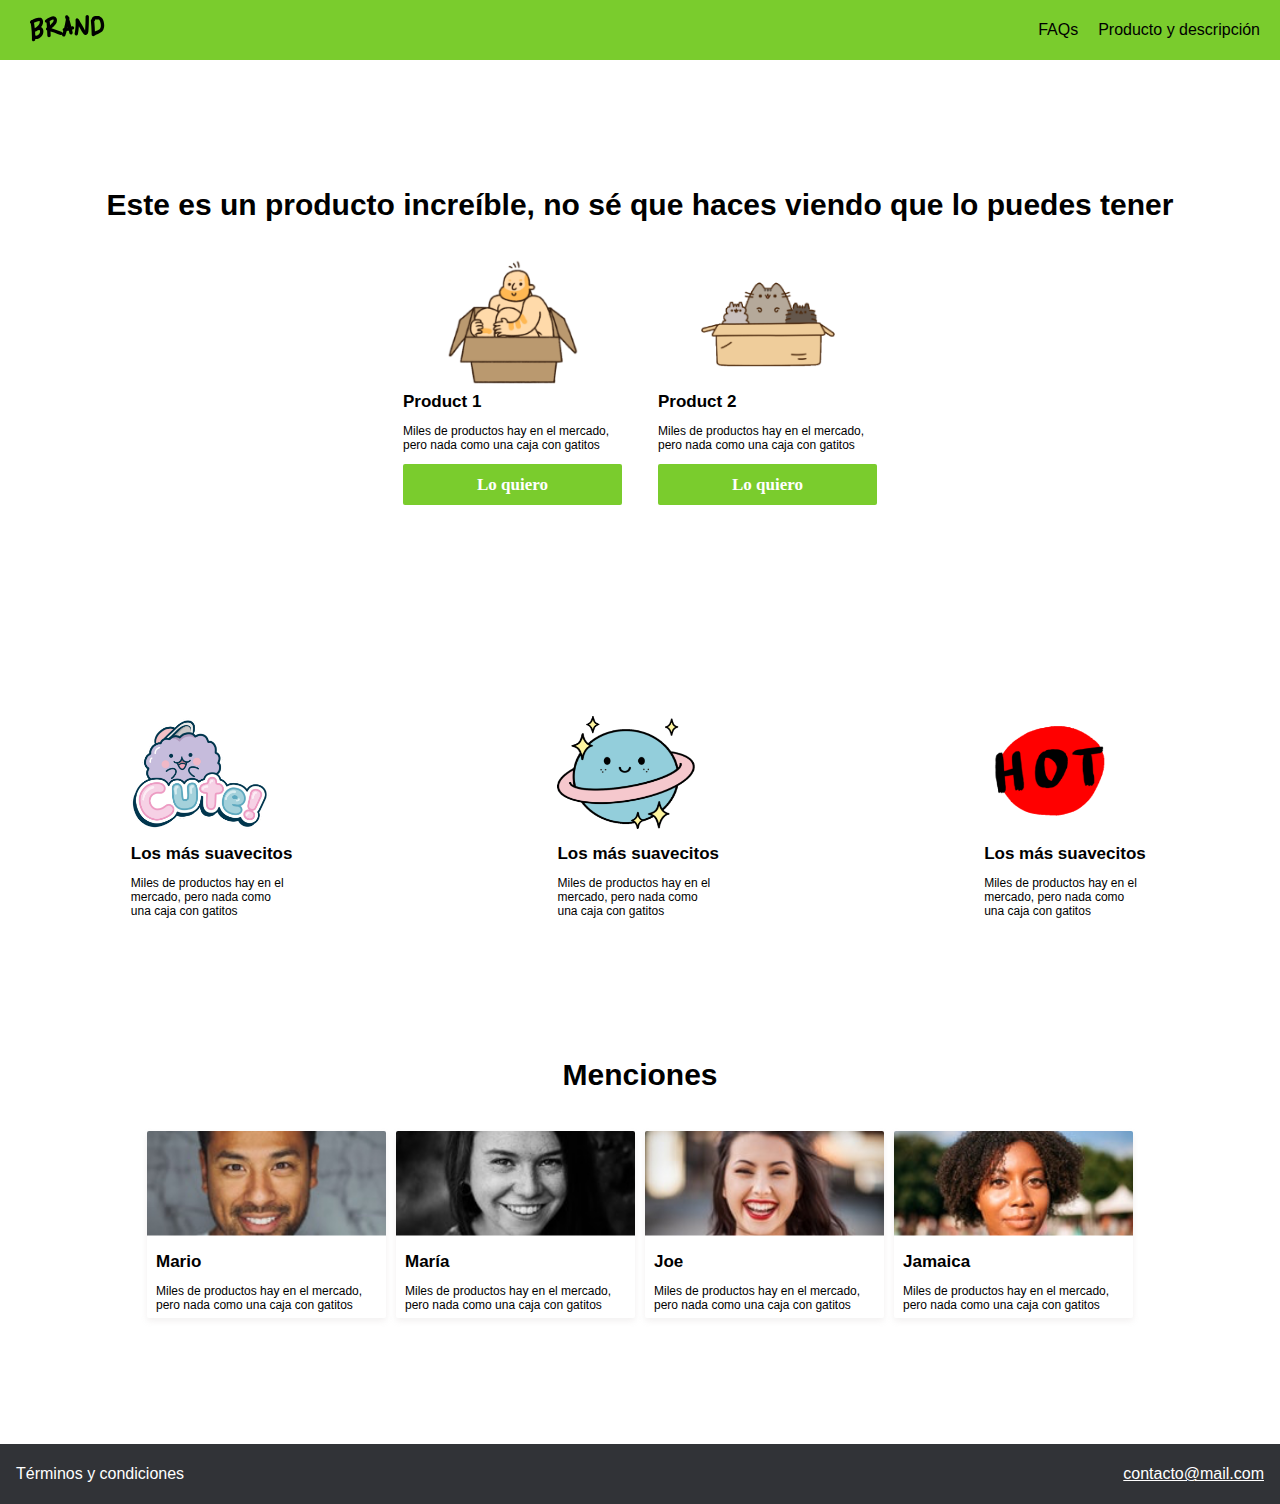
<file: index.html>
<!DOCTYPE html>
<html lang="en">
  <head>
    <meta charset="UTF-8" />
    <meta name="viewport" content="width=device-width, initial-scale=1.0" />
    <title>Home</title>
    <link rel="stylesheet" href="css/style.css" />
  </head>
  <body>
    <header>
      <nav>
        <a href="/index.html"><img src="images/logo.png" alt="Logo"/></a>
        <ul>
          <li><a href="faqs.html">FAQs</a></li>
          <li><a href="product.html">Producto y descripción</a></li>
        </ul>
      </nav>
    </header>
    <main>
      <section class="product-section">
        <h1>
          Este es un producto increíble, no sé que haces viendo que lo puedes
          tener
        </h1>
        <div class="products fade-in">
          <div class="product">
            <div class="image-container">
              <img src="images/box1.png" alt="Image product" />
            </div>
            <h1>Product 1</h1>
            <p>
              Miles de productos hay en el mercado, pero nada como una caja con
              gatitos
            </p>
            <button onclick="location.href = '/form.html'">Lo quiero</button>
          </div>
          <div class="product">
            <div class="image-container">
              <img src="images/box2.png" alt="Image product" />
            </div>
            <h1>Product 2</h1>
            <p>
              Miles de productos hay en el mercado, pero nada como una caja con
              gatitos
            </p>
            <button onclick="location.href = '/form.html'">Lo quiero</button>
          </div>
        </div>
        <!-- <div class="bg-image-products"></div> -->
      </section>
      <section class="suggestions fade-in-right">
        <div class="suggestion">
          <div class="image-container">
            <img src="images/b1.png" alt="Suggestion 1" />
          </div>
          <h1>Los más suavecitos</h1>
          <p>
            Miles de productos hay en el mercado, pero nada como una caja con
            gatitos
          </p>
        </div>
        <div class="suggestion">
          <div class="image-container">
            <img src="images/b2.png" alt="Suggestion 2" />
          </div>
          <h1>Los más suavecitos</h1>
          <p>
            Miles de productos hay en el mercado, pero nada como una caja con
            gatitos
          </p>
        </div>
        <div class="suggestion">
          <div class="image-container">
            <img src="images/b3.png" alt="Suggestion 3" />
          </div>
          <h1>Los más suavecitos</h1>
          <p>
            Miles de productos hay en el mercado, pero nada como una caja con
            gatitos
          </p>
        </div>
      </section>
      <section class="comments-section">
        <h1>Menciones</h1>
        <div class="comments">
          <div class="comment">
            <img src="images/p1.png" alt="Person 1" />
            <h1>Mario</h1>
            <p>
              Miles de productos hay en el mercado, pero nada como una caja con
              gatitos
            </p>
          </div>
          <div class="comment">
            <img src="images/p2.png" alt="Person 2" />
            <h1>María</h1>
            <p>
              Miles de productos hay en el mercado, pero nada como una caja con
              gatitos
            </p>
          </div>
          <div class="comment">
            <img src="images/p3.png" alt="Person 3" />
            <h1>Joe</h1>
            <p>
              Miles de productos hay en el mercado, pero nada como una caja con
              gatitos
            </p>
          </div>
          <div class="comment">
            <img src="images/p4.png" alt="Person 4" />
            <h1>Jamaica</h1>
            <p>
              Miles de productos hay en el mercado, pero nada como una caja con
              gatitos
            </p>
          </div>
        </div>
      </section>
    </main>
    <footer>
      <p>Términos y condiciones</p>
      <p><a href="mailto:contacto@mail.com">contacto@mail.com</a></p>
    </footer>
  </body>
</html>
</file>
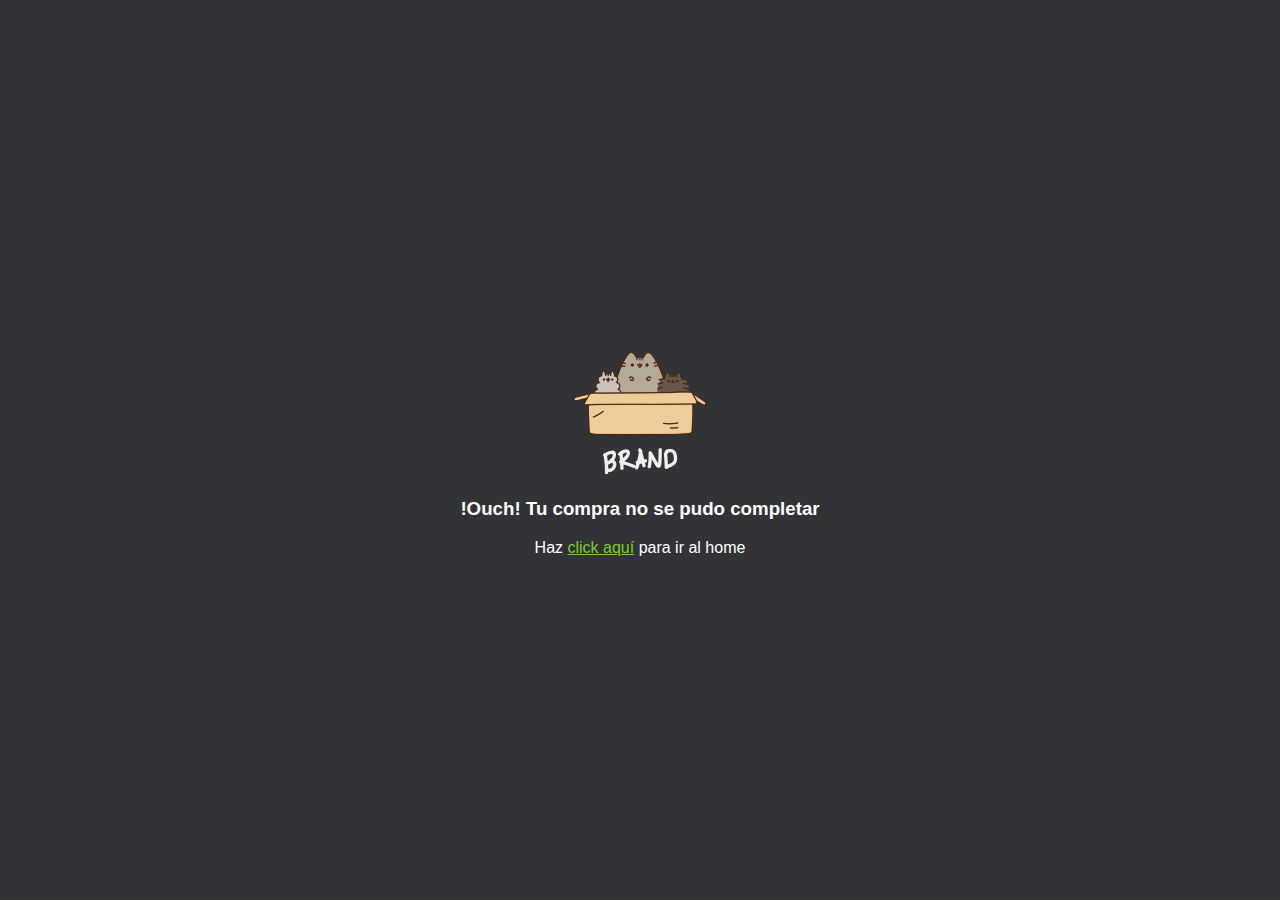
<file: failed.html>
<!DOCTYPE html>
<html lang="en">
  <head>
    <meta charset="UTF-8" />
    <meta name="viewport" content="width=device-width, initial-scale=1.0" />
    <link rel="stylesheet" href="css/style.css" />
    <title>Compra</title>
  </head>
  <body class="success-failed">
    <div class="contect-success-failed">
      <img src="images/box_brand.png" alt="Product" />
      <h3>!Ouch! Tu compra no se pudo completar</h3>
      <p>Haz <a href="/">click aquí</a> para ir al home</p>
    </div>
  </body>
</html>
</file>
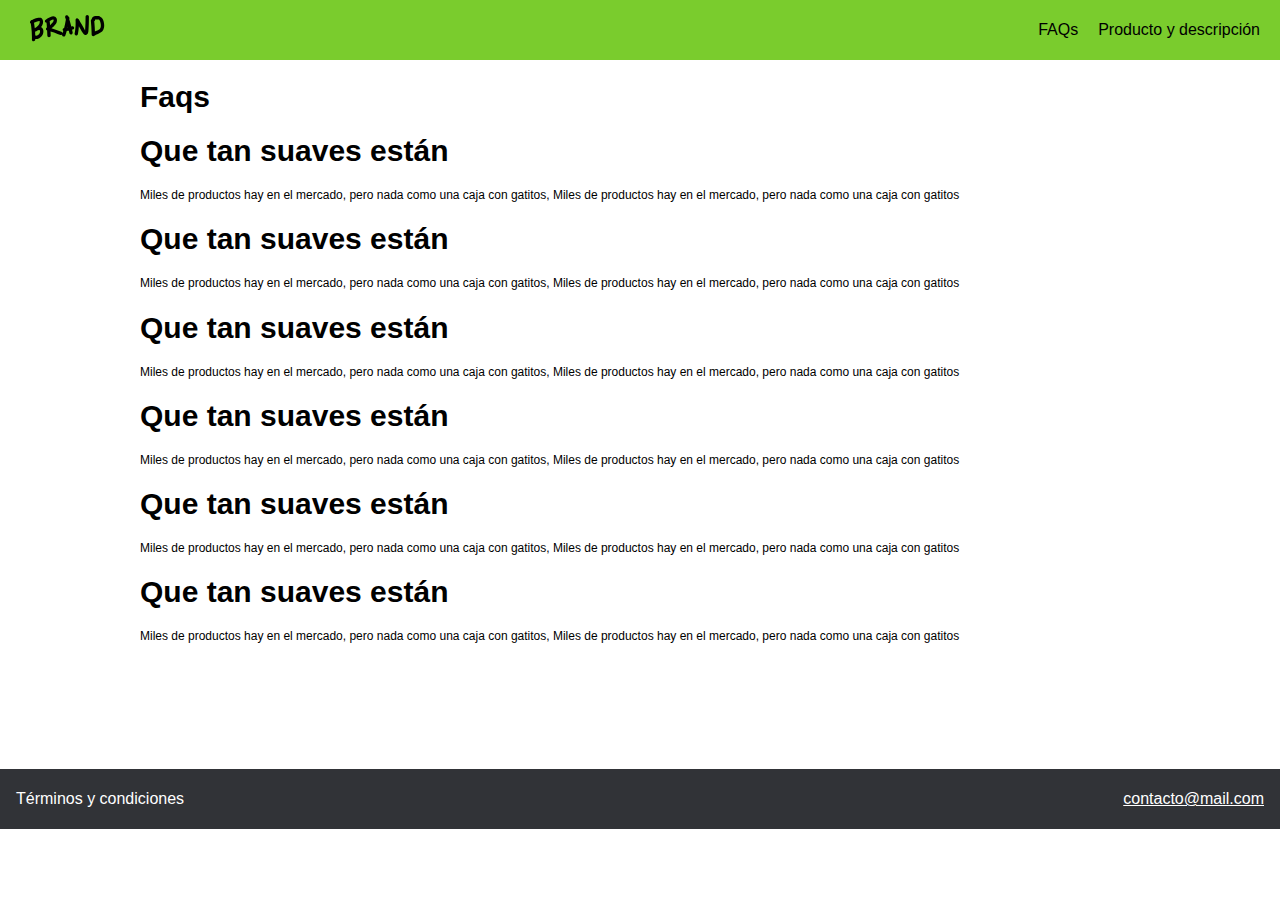
<file: faqs.html>
<!DOCTYPE html>
<html lang="en">
  <head>
    <meta charset="UTF-8" />
    <meta name="viewport" content="width=device-width, initial-scale=1.0" />
    <title>Faqs</title>
    <link rel="stylesheet" href="css/style.css" />
  </head>
  <body>
    <header>
      <nav>
        <a href="/index.html"><img src="images/logo.png" alt="Logo"/></a>
        <ul>
          <li><a href="faqs.html">FAQs</a></li>
          <li><a href="product.html">Producto y descripción</a></li>
        </ul>
      </nav>
    </header>
    <section class="faqs">
      <h1>Faqs</h1>
      <h1>Que tan suaves están</h1>
      <p>
        Miles de productos hay en el mercado, pero nada como una caja con
        gatitos, Miles de productos hay en el mercado, pero nada como una caja
        con gatitos
      </p>
      <h1>Que tan suaves están</h1>
      <p>
        Miles de productos hay en el mercado, pero nada como una caja con
        gatitos, Miles de productos hay en el mercado, pero nada como una caja
        con gatitos
      </p>
      <h1>Que tan suaves están</h1>
      <p>
        Miles de productos hay en el mercado, pero nada como una caja con
        gatitos, Miles de productos hay en el mercado, pero nada como una caja
        con gatitos
      </p>
      <h1>Que tan suaves están</h1>
      <p>
        Miles de productos hay en el mercado, pero nada como una caja con
        gatitos, Miles de productos hay en el mercado, pero nada como una caja
        con gatitos
      </p>
      <h1>Que tan suaves están</h1>
      <p>
        Miles de productos hay en el mercado, pero nada como una caja con
        gatitos, Miles de productos hay en el mercado, pero nada como una caja
        con gatitos
      </p>
      <h1>Que tan suaves están</h1>
      <p>
        Miles de productos hay en el mercado, pero nada como una caja con
        gatitos, Miles de productos hay en el mercado, pero nada como una caja
        con gatitos
      </p>
    </section>
    <footer>
      <p>Términos y condiciones</p>
      <p><a href="mailto:contacto@mail.com">contacto@mail.com</a></p>
    </footer>
  </body>
</html>
</file>
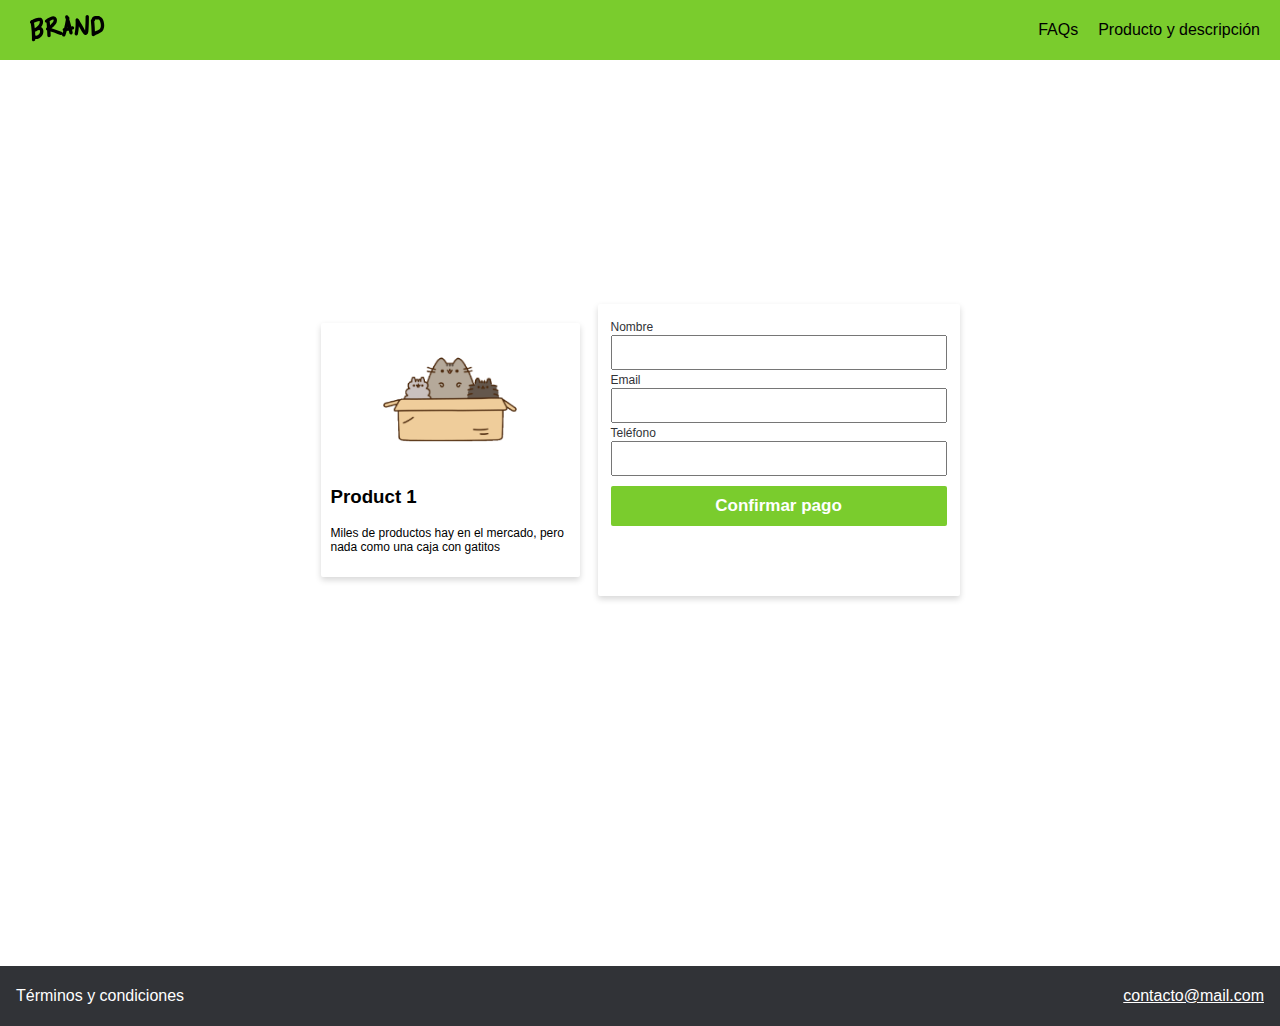
<file: form.html>
<!DOCTYPE html>
<html lang="en">
  <head>
    <meta charset="UTF-8" />
    <meta name="viewport" content="width=device-width, initial-scale=1.0" />
    <link rel="stylesheet" href="css/style.css" />
    <title>Producto 1</title>
  </head>
  <body>
    <header>
      <nav>
        <a href="/index.html"><img src="images/logo.png" alt="Logo"/></a>
        <ul>
          <li><a href="faqs.html">FAQs</a></li>
          <li><a href="product.html">Producto y descripción</a></li>
        </ul>
      </nav>
    </header>
    <section class="form-product">
      <div class="product-resume">
        <div class="container-product-img">
          <img src="images/box2.png" alt="Logo product" />
        </div>
        <h3>Product 1</h3>
        <p>
          Miles de productos hay en el mercado, pero nada como una caja con
          gatitos
        </p>
      </div>
      <form
        action="https://www.paypal.com/cgi-bin/webscr?cmd=_s-xclick&hosted_button_id=KU7HY5Z4AX39G"
        method="POST"
      >
        <label for="name">Nombre</label><br />
        <input name="name" type="text" /><br />
        <label for="email">Email</label><br />
        <input name="email" type="email" /><br />
        <label for="phone">Teléfono</label><br />
        <input name="phone" type="tel" /><br />
        <input type="hidden" name="cmd" value="_cart" />
        <input type="hidden" name="business" value="seller@designerfotos.com" />
        <input type="hidden" name="item_name" value="box" />
        <input type="hidden" name="item_number" value="123" />
        <input type="hidden" name="amount" value="15.00" />
        <input type="hidden" name="first_name" value="John" />
        <input type="hidden" name="last_name" value="Doe" />
        <input type="hidden" name="address1" value="9 Elm Street" />
        <input type="hidden" name="address2" value="Apt 5" />
        <input type="hidden" name="city" value="Berwyn" />
        <input type="hidden" name="state" value="PA" />
        <input type="hidden" name="zip" value="19312" />
        <input type="hidden" name="night_phone_a" value="610" />
        <input type="hidden" name="night_phone_b" value="555" />
        <input type="hidden" name="night_phone_c" value="1234" />
        <button type="submit">Confirmar pago</button>
      </form>
    </section>
    <footer>
      <p>Términos y condiciones</p>
      <p><a href="mailto:contacto@mail.com">contacto@mail.com</a></p>
    </footer>
  </body>
</html>
</file>
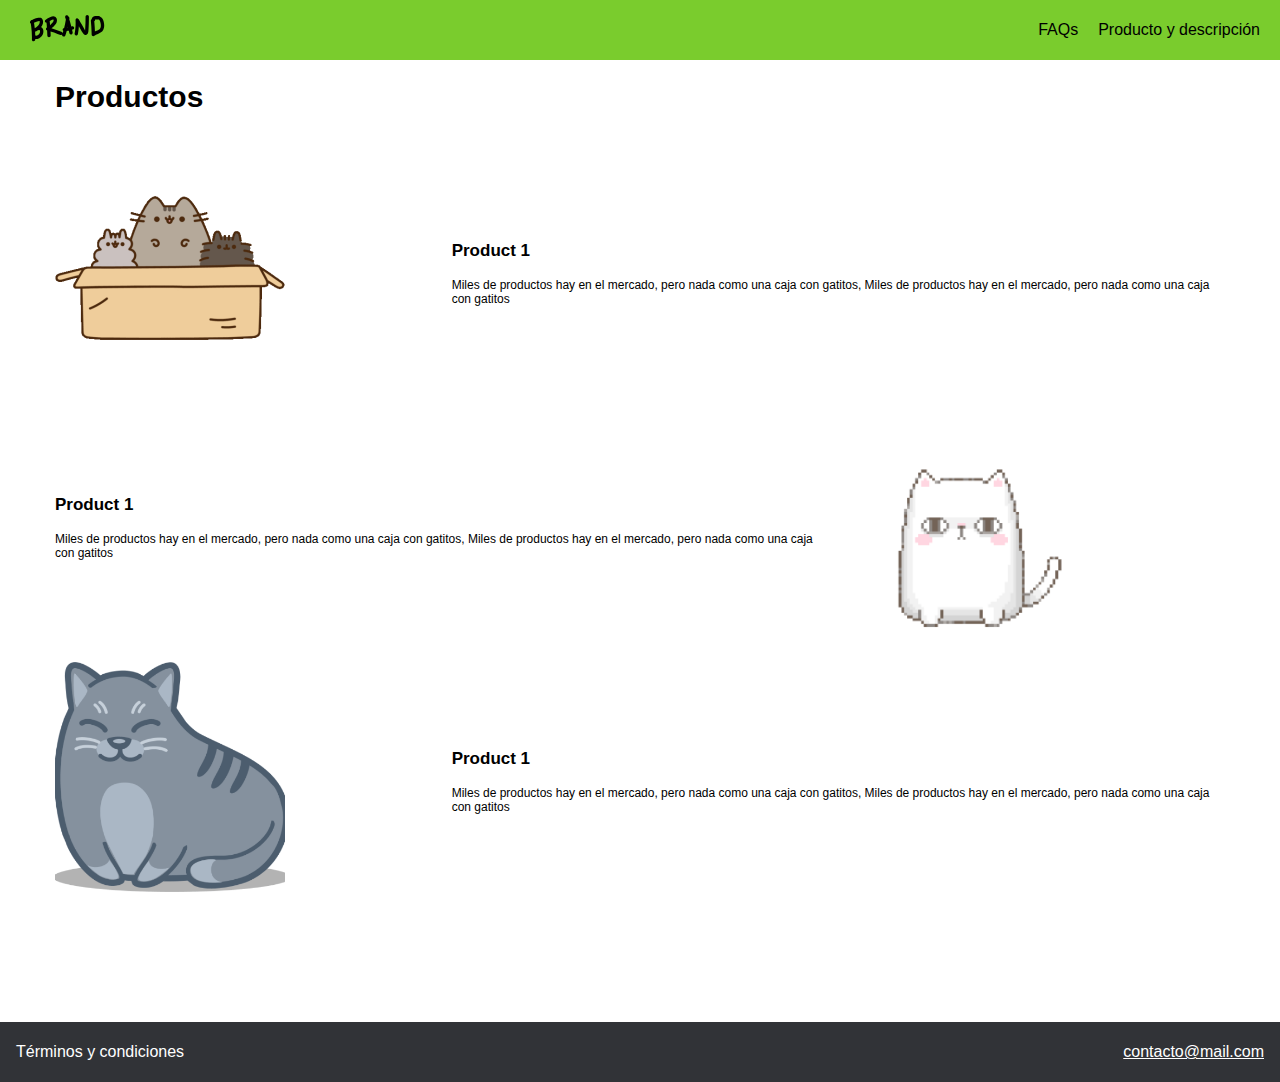
<file: product.html>
<!DOCTYPE html>
<html lang="en">
  <head>
    <meta charset="UTF-8" />
    <meta name="viewport" content="width=device-width, initial-scale=1.0" />
    <link rel="stylesheet" href="css/style.css" />
    <title>Document</title>
  </head>
  <body class="product-page">
    <header>
      <nav>
        <a href="/index.html"><img src="images/logo.png" alt="Logo"/></a>
        <ul>
          <li><a href="faqs.html">FAQs</a></li>
          <li><a href="product.html">Producto y descripción</a></li>
        </ul>
      </nav>
    </header>
    <div class="container">
      <div class="row products">
        <div class="col-12">
          <h1>Productos</h1>
        </div>
        <div class="col-4">
          <img src="images/ben1.png" alt="Gatos en cajas" />
        </div>
        <div class="col-8 product-content">
          <div class="product-text">
            <h3>Product 1</h3>
            <p>
              Miles de productos hay en el mercado, pero nada como una caja con
              gatitos, Miles de productos hay en el mercado, pero nada como una
              caja con gatitos
            </p>
          </div>
        </div>
        <div class="col-8 product-content">
          <div class="product-text">
            <h3>Product 1</h3>
            <p>
              Miles de productos hay en el mercado, pero nada como una caja con
              gatitos, Miles de productos hay en el mercado, pero nada como una
              caja con gatitos
            </p>
          </div>
        </div>
        <div class="col-4">
          <img src="images/ben2.png" alt="Gatos en cajas" />
        </div>
        <div class="col-4">
          <img src="images/ben3.png" alt="Gatos en cajas" />
        </div>
        <div class="col-8 product-content">
          <div class="product-text">
            <h3>Product 1</h3>
            <p>
              Miles de productos hay en el mercado, pero nada como una caja con
              gatitos, Miles de productos hay en el mercado, pero nada como una
              caja con gatitos
            </p>
          </div>
        </div>
      </div>
    </div>
    <footer>
      <p>Términos y condiciones</p>
      <p><a href="mailto:contacto@mail.com">contacto@mail.com</a></p>
    </footer>
  </body>
</html>
</file>
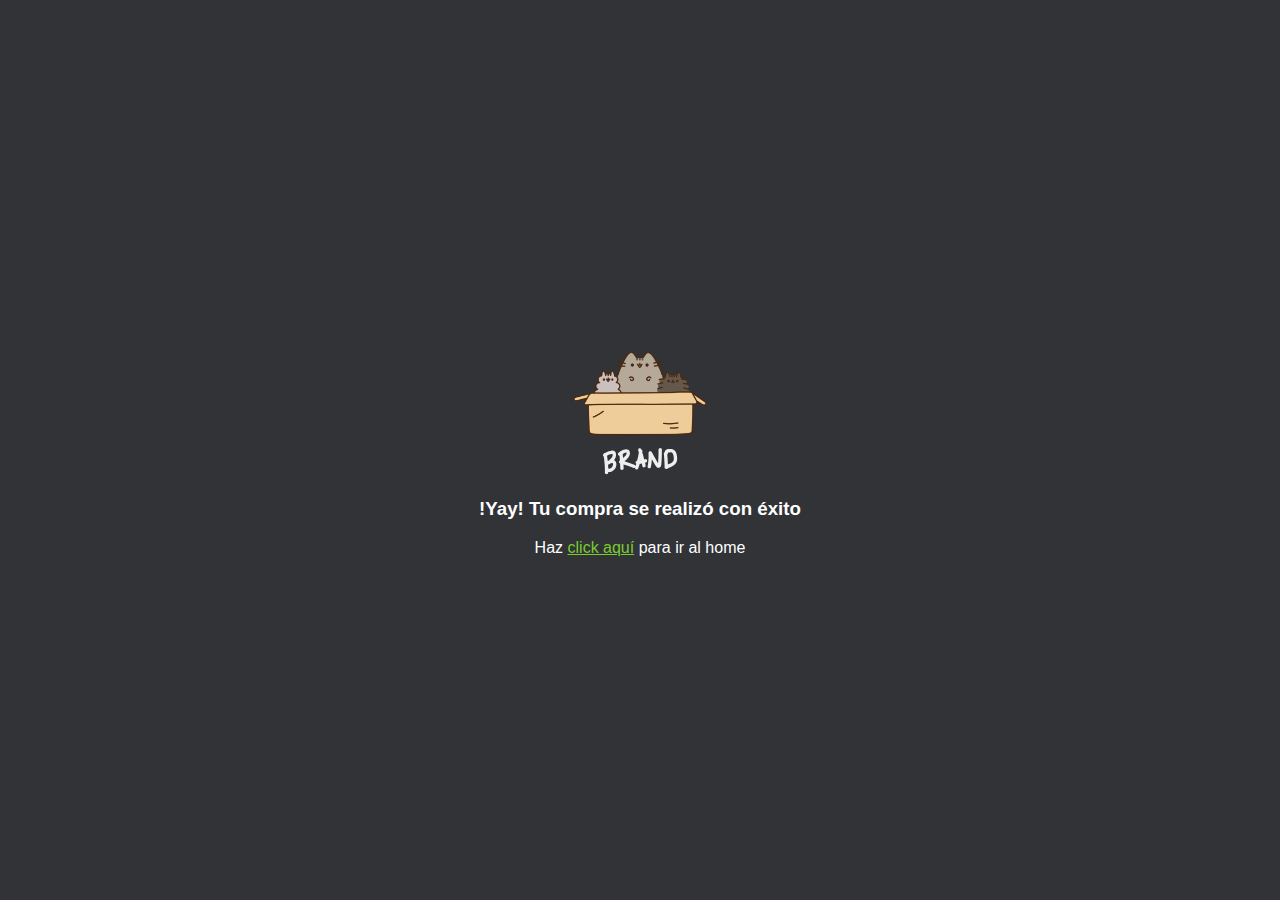
<file: success.html>
<!DOCTYPE html>
<html lang="en">
  <head>
    <meta charset="UTF-8" />
    <meta name="viewport" content="width=device-width, initial-scale=1.0" />
    <link rel="stylesheet" href="css/style.css" />
    <title>Compra</title>
  </head>
  <body class="success-failed">
    <div class="contect-success-failed">
      <img src="images/box_brand.png" alt="Product" />
      <h3>!Yay! Tu compra se realizó con éxito</h3>
      <p>Haz <a href="/">click aquí</a> para ir al home</p>
    </div>
  </body>
</html>
</file>
<file: css/style.css>
/* Variables */
:root {
  --green-color: #7acc2d;
  --black-grey-color: #313337;
}z

html,
body {
  padding: 0;
  margin: 0;
  font-family: Arial, Helvetica, sans-serif;
}

/* Header */
nav {
  background-color: var(--green-color);
  height: 60px;
  display: flex;
  align-items: center;
  padding-left: 30px;
  justify-content: space-between;
}

nav img {
  cursor: pointer;
}

nav ul {
  display: flex;
  align-items: center;
}

nav li {
  list-style: none;
  margin-right: 20px;
}

nav li a {
  text-decoration: none;
  color: black;
  cursor: pointer;
}

nav li a:hover {
  color: white;
}

/* Product section (Main section) */
.product-section {
  /* max-width: 700px;
  margin: 0 auto; */
  margin-top: 10%;
  max-height: calc(100vh - 60px);
  box-sizing: border-box;
  position: relative;
}

.product-section > h1 {
  text-align: center;
  margin-bottom: 26px;
  font-size: 30px;
}

.products {
  display: flex;
  justify-content: center;
  flex-wrap: wrap;
}

.bg-image-products {
  background-image: url("../images/curve.png");
  background-size: 100vw 100vh;
  background-repeat: no-repeat;
  padding-top: 20%;
  height: 345px;
  width: 100vw;
  position: absolute;
  z-index: -1;
  margin-top: 100px;
  top: 0;
  box-sizing: border-box;
}

.product {
  width: 239px;
  height: 276px;
  background-color: white;
  margin-right: 8px;
  margin-left: 8px;
  padding: 10px;
  box-sizing: border-box;
}

.product .image-container {
  display: flex;
  justify-content: center;
}

.product img {
  width: 134px;
  height: 134px;
  align-self: center;
}

.product h1 {
  margin: 0;
  font-size: 17px;
}

.product p {
  font-size: 12px;
}

.product button {
  border: none;
  background-color: var(--green-color);
  color: white;
  width: 100%;
  padding: 9px 0;
  border-radius: 2px;
  font: Bold 17px/23px Open Sans;
  cursor: pointer;
}

/* Suggestion section */
.suggestions {
  margin-top: 15%;
  display: flex;
  justify-content: space-around;
  flex-wrap: wrap;
}

.suggestion {
  width: 165px;
}

.suggestion img {
  width: 138px;
  height: 113px;
}

.suggestions h1 {
  width: 162px;
  font-size: 17px;
}

.suggestions p {
  width: 154px;
  font-size: 12px;
}

/* Coments section */
.comments-section {
  margin-top: 10%;
}

.comments-section > h1 {
  font-size: 30px;
  margin-bottom: 39px;
  text-align: center;
}

.comments {
  display: flex;
  justify-content: center;
  flex-wrap: wrap;
}

.comment {
  width: 239px;
  height: 187px;
  margin: 0 5px;
  box-shadow: 0px 3px 6px #ada3a329;
  border-radius: 2px;
}

.comment h1,
.comment p {
  /* margin: 0; */
  padding: 0 9px;
  box-sizing: border-box;
}

.comment h1 {
  font-size: 17px;
}

.comment p {
  font-size: 12px;
}

/* Footer */
footer {
  margin-top: 126px;
  display: flex;
  justify-content: space-between;
  background-color: var(--black-grey-color);
  align-items: center;
  color: white;
  height: 60px;
}

footer p {
  padding: 0 16px;
}

footer a {
  color: white;
}

/* Animations */

.fade-in {
  animation-name: fade-in;
  -webkit-animation-name: fade-in;
  animation-duration: 2s;
  -webkit-animation-duration: 2s;
  animation-fill-mode: 2s;
  -webkit-animation-fill-mode: 2s;
}

@keyframes fade-in {
  from {
    opacity: 0;
  }
  to {
    opacity: 1;
  }
}

.fade-in-right {
  animation-name: fadeInRight;
  -webkit-animation-name: fadeInRight;
  animation-duration: 2s;
  -webkit-animation-duration: 2s;
  animation-fill-mode: 2s;
  -webkit-animation-fill-mode: 2s;
}

@keyframes fadeInRight {
  from {
    opacity: 0;
    transform: translateX(100px);
  }
  to {
    opacity: 1;
    transform: translateX(0);
  }
}

/* Grids like Bootstrap with Grid Layout CSS */
.container {
  margin-left: auto;
  margin-right: auto;
  padding-left: 15px;
  padding-right: 15px;
}

@media (min-width: 768px) {
  .container {
    width: 750px;
  }
}

@media (min-width: 992px) {
  .container {
    width: 970px;
  }
}

@media (min-width: 1200px) {
  .container {
    width: 1170px;
  }
}

.row {
  display: grid;
  grid-template-columns: repeat(12, 1fr);
  gap: 20px;
}

.col-1 {
  grid-column: span 1;
}
.col-2 {
  grid-column: span 2;
}
.col-3 {
  grid-column: span 3;
}
.col-4 {
  grid-column: span 4;
}
.col-5 {
  grid-column: span 5;
}
.col-6 {
  grid-column: span 6;
}
.col-7 {
  grid-column: span 7;
}
.col-8 {
  grid-column: span 8;
}
.col-9 {
  grid-column: span 9;
}
.col-10 {
  grid-column: span 10;
}
.col-11 {
  grid-column: span 11;
}
.col-12 {
  grid-column: span 12;
}

/* Product Page */
.product-page h1:first-child {
  font-size: 30px;
}

.product-page .products img {
  width: 230px;
  height: 230px;
  object-fit: cover;
}

.product-page .products h3 {
  font-size: 17px;
}

.product-page .products p {
  font-size: 12px;
}

.product-content {
  display: flex;
  align-items: center;
}

/* Section form */
.form-product {
  display: flex;
  justify-content: center;
  align-items: center;
  height: calc(100vh - 120px);
}

.product-resume {
  width: 239px;
  height: 234px;
  box-shadow: 0px 3px 6px #00000029;
  border-radius: 2px;
  padding: 10px;
}

.product-resume img {
  width: 134px;
  height: 134px;
}

.container-product-img {
  display: flex;
  justify-content: center;
}

.container-product-img h3 {
  font-size: 17px;
}

.product-resume p {
  font-size: 12px;
}

.form-product form {
  width: 336px;
  height: 266px;
  box-shadow: 0px 3px 6px #00000029;
  border-radius: 2px;
  padding: 13px;
  margin-left: 18px;
}

.form-product form label {
  font-size: 12px;
  color: var(--black-grey-color);
}

.form-product form input {
  height: 35px;
  width: 100%;
  box-sizing: border-box;
}

.form-product form button {
  background: var(--green-color) 0% 0% no-repeat padding-box;
  border-radius: 2px;
  color: white;
  border: none;
  height: 40px;
  width: 100%;
  margin-top: 10px;
  font-size: 17px;
  font-weight: 600;
}

/* Success */
.success-failed {
  display: flex;
  height: 100vh;
  justify-content: center;
  align-items: center;
  color: white;
  background-color: var(--black-grey-color);
  text-align: center;
}

.success-failed a {
  color: var(--green-color);
}

/* Faqs section */
.faqs {
  max-width: 1000px;
  margin: 0 auto;
}

.faqs p {
  font-size: 12px;
}

.faqs h1 {
  font-size: 30px;
}
</file>
